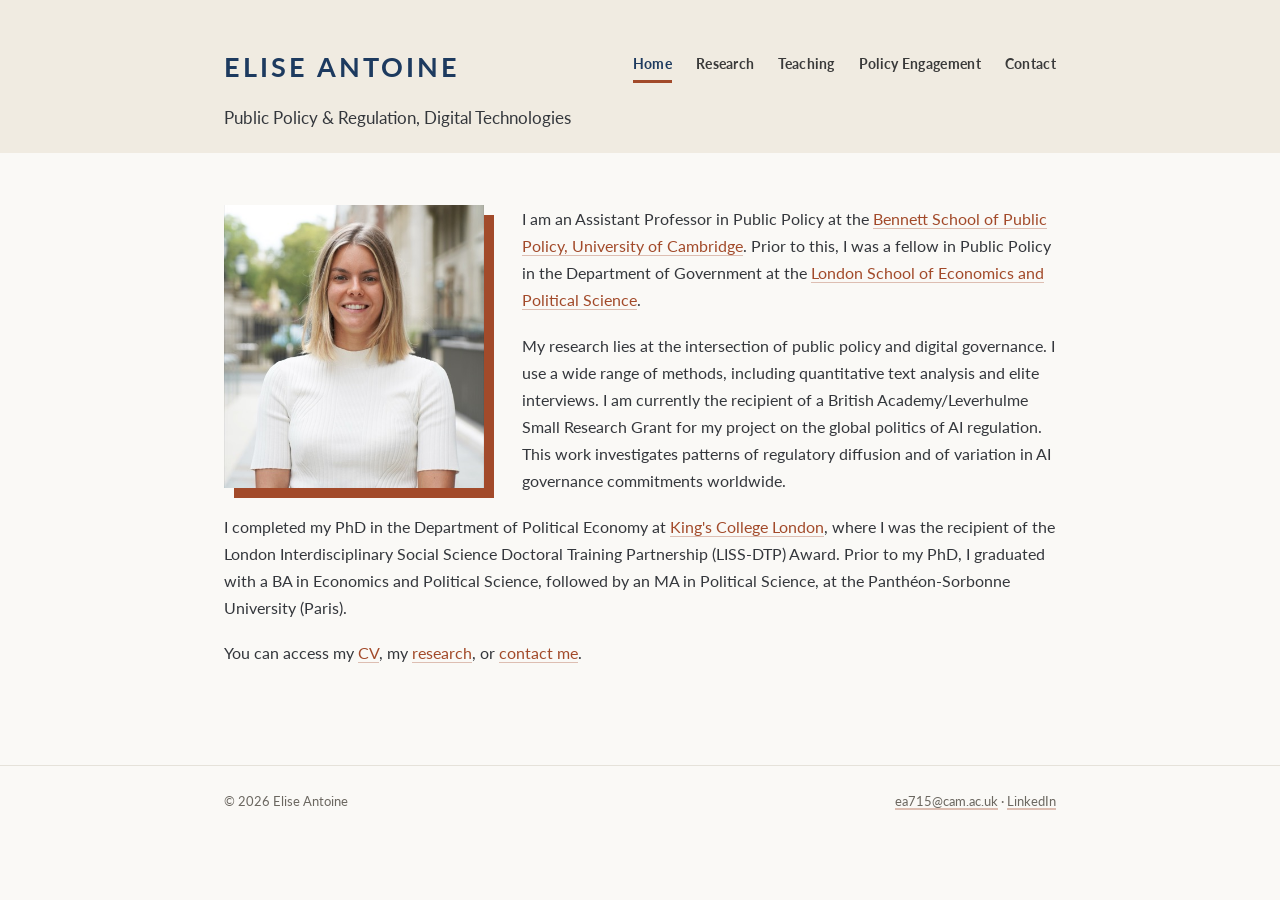
<file: index.html>
<!DOCTYPE html>
<html lang="en">
<head>
<meta charset="UTF-8">
<meta name="viewport" content="width=device-width, initial-scale=1.0">
<title>Elise Antoine</title>
<meta name="description" content="Elise Antoine — Assistant Professor in Public Policy, Bennett School of Public Policy, University of Cambridge.">
<link rel="icon" href="favicon.svg" type="image/svg+xml">
<link rel="icon" href="favicon.png" type="image/png">
<link rel="alternate icon" href="favicon.ico">
<link rel="apple-touch-icon" href="apple-touch-icon.png">
<meta property="og:type" content="website">
<meta property="og:title" content="Elise Antoine">
<meta property="og:description" content="Assistant Professor in Public Policy, Bennett School of Public Policy, University of Cambridge.">
<meta property="og:image" content="https://elise-antoine.github.io/assets/images/og-image.png">
<meta property="og:url" content="https://elise-antoine.github.io/">
<meta name="twitter:card" content="summary_large_image">
<meta name="twitter:title" content="Elise Antoine">
<meta name="twitter:description" content="Assistant Professor in Public Policy, Bennett School of Public Policy, University of Cambridge.">
<meta name="twitter:image" content="https://elise-antoine.github.io/assets/images/og-image.png">
<link rel="preconnect" href="https://fonts.googleapis.com">
<link rel="preconnect" href="https://fonts.gstatic.com" crossorigin>
<link href="https://fonts.googleapis.com/css2?family=Lato:wght@300;400;700&display=swap" rel="stylesheet">
<link rel="stylesheet" href="assets/css/style.css">
</head>
<body class="home">
<header class="site-header">
  <div class="wrap">
    <div class="header-row">
      <div>
        <a class="site-title" href="index.html">ELISE ANTOINE</a>
        <p class="tagline">Public Policy &amp; Regulation, Digital Technologies</p>
      </div>
      <nav class="site-nav">
        <a href="index.html" aria-current="page">Home</a>
        <a href="research.html">Research</a>
        <a href="teaching.html">Teaching</a>
        <a href="policy-engagement.html">Policy Engagement</a>
        <a href="contact.html">Contact</a>
      </nav>
    </div>
  </div>
</header>

<main>
  <div class="wrap">
    <div class="bio-photo">
      <img src="assets/images/elise-antoine.jpg" alt="Elise Antoine">
    </div>

    <p>I am an Assistant Professor in Public Policy at the <a href="https://www.bennettschool.cam.ac.uk/" target="_blank" rel="noopener">Bennett School of Public Policy, University of Cambridge</a>. Prior to this, I was a fellow in Public Policy in the Department of Government at the <a href="http://www.lse.ac.uk/government" target="_blank" rel="noopener">London School of Economics and Political Science</a>.</p>

    <p>My research lies at the intersection of public policy and digital governance. I use a wide range of methods, including quantitative text analysis and elite interviews. I am currently the recipient of a British Academy/Leverhulme Small Research Grant for my project on the global politics of AI regulation. This work investigates patterns of regulatory diffusion and of variation in AI governance commitments worldwide.</p>

    <p>I completed my PhD in the Department of Political Economy at <a href="https://www.kcl.ac.uk/political-economy" target="_blank" rel="noopener">King's College London</a>, where I was the recipient of the London Interdisciplinary Social Science Doctoral Training Partnership (LISS-DTP) Award. Prior to my PhD, I graduated with a BA in Economics and Political Science, followed by an MA in Political Science, at the Panthéon-Sorbonne University (Paris).</p>

    <div class="bio-clear"></div>

    <p>You can access my <a href="assets/files/CV_Elise_Antoine.pdf" target="_blank" rel="noopener">CV</a>, my <a href="research.html">research</a>, or <a href="mailto:ea715@cam.ac.uk">contact me</a>.</p>
  </div>
</main>

<footer class="site-footer">
  <div class="wrap footer-row"><span>&copy; <span id="year"></span> Elise Antoine</span><span><a href="mailto:ea715@cam.ac.uk">ea715@cam.ac.uk</a> &middot; <a href="https://www.linkedin.com/in/elise-antoine-197783150/" target="_blank" rel="noopener">LinkedIn</a></span></div>
</footer>
<script>document.getElementById('year').textContent = new Date().getFullYear();</script>
</body>
</html>
</file>
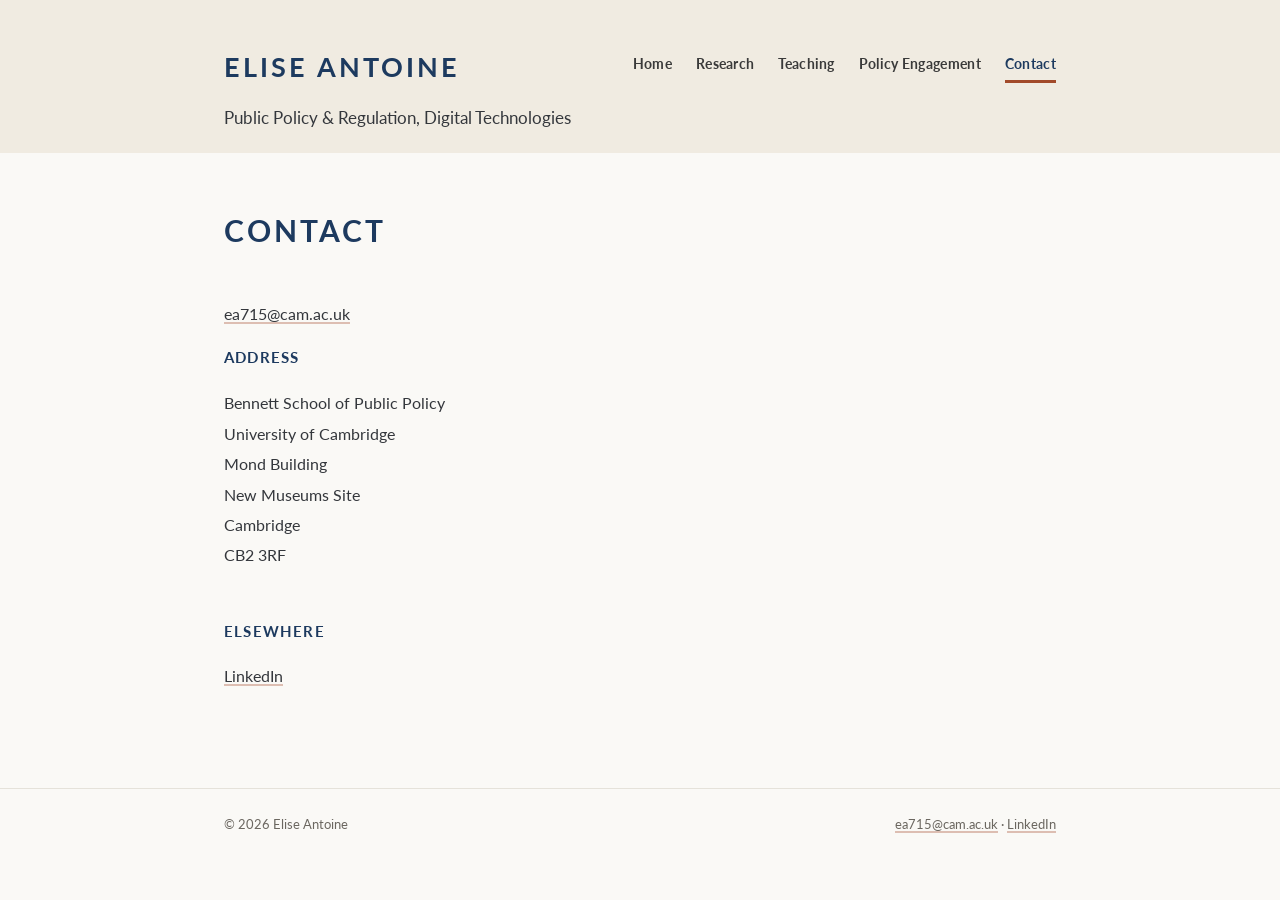
<file: contact.html>
<!DOCTYPE html>
<html lang="en">
<head>
<meta charset="UTF-8">
<meta name="viewport" content="width=device-width, initial-scale=1.0">
<title>Contact | Elise Antoine</title>
<meta name="description" content="Contact details for Elise Antoine, Bennett School of Public Policy, University of Cambridge.">
<link rel="icon" href="favicon.svg" type="image/svg+xml">
<link rel="icon" href="favicon.png" type="image/png">
<link rel="alternate icon" href="favicon.ico">
<link rel="apple-touch-icon" href="apple-touch-icon.png">
<meta property="og:type" content="website">
<meta property="og:title" content="Contact | Elise Antoine">
<meta property="og:description" content="Contact details for Elise Antoine, Bennett School of Public Policy, University of Cambridge.">
<meta property="og:image" content="https://elise-antoine.github.io/assets/images/og-image.png">
<meta property="og:url" content="https://elise-antoine.github.io/contact.html">
<meta name="twitter:card" content="summary_large_image">
<meta name="twitter:title" content="Contact | Elise Antoine">
<meta name="twitter:description" content="Contact details for Elise Antoine, Bennett School of Public Policy, University of Cambridge.">
<meta name="twitter:image" content="https://elise-antoine.github.io/assets/images/og-image.png">
<link rel="preconnect" href="https://fonts.googleapis.com">
<link rel="preconnect" href="https://fonts.gstatic.com" crossorigin>
<link href="https://fonts.googleapis.com/css2?family=Lato:wght@300;400;700&display=swap" rel="stylesheet">
<link rel="stylesheet" href="assets/css/style.css">
</head>
<body>
<header class="site-header">
  <div class="wrap">
    <div class="header-row">
      <div>
        <a class="site-title" href="index.html">ELISE ANTOINE</a>
        <p class="tagline">Public Policy &amp; Regulation, Digital Technologies</p>
      </div>
      <nav class="site-nav">
        <a href="index.html">Home</a>
        <a href="research.html">Research</a>
        <a href="teaching.html">Teaching</a>
        <a href="policy-engagement.html">Policy Engagement</a>
        <a href="contact.html" aria-current="page">Contact</a>
      </nav>
    </div>
  </div>
</header>

<main>
  <div class="wrap">
    <h1>Contact</h1>

    <p><a href="mailto:ea715@cam.ac.uk">ea715@cam.ac.uk</a></p>

    <h2>Address</h2>
    <address>
      Bennett School of Public Policy<br>
      University of Cambridge<br>
      Mond Building<br>
      New Museums Site<br>
      Cambridge<br>
      CB2 3RF
    </address>

    <h2>Elsewhere</h2>
    <p><a href="https://www.linkedin.com/in/elise-antoine-197783150/" target="_blank" rel="noopener">LinkedIn</a></p>
  </div>
</main>

<footer class="site-footer">
  <div class="wrap footer-row"><span>&copy; <span id="year"></span> Elise Antoine</span><span><a href="mailto:ea715@cam.ac.uk">ea715@cam.ac.uk</a> &middot; <a href="https://www.linkedin.com/in/elise-antoine-197783150/" target="_blank" rel="noopener">LinkedIn</a></span></div>
</footer>
<script>document.getElementById('year').textContent = new Date().getFullYear();</script>
</body>
</html>
</file>
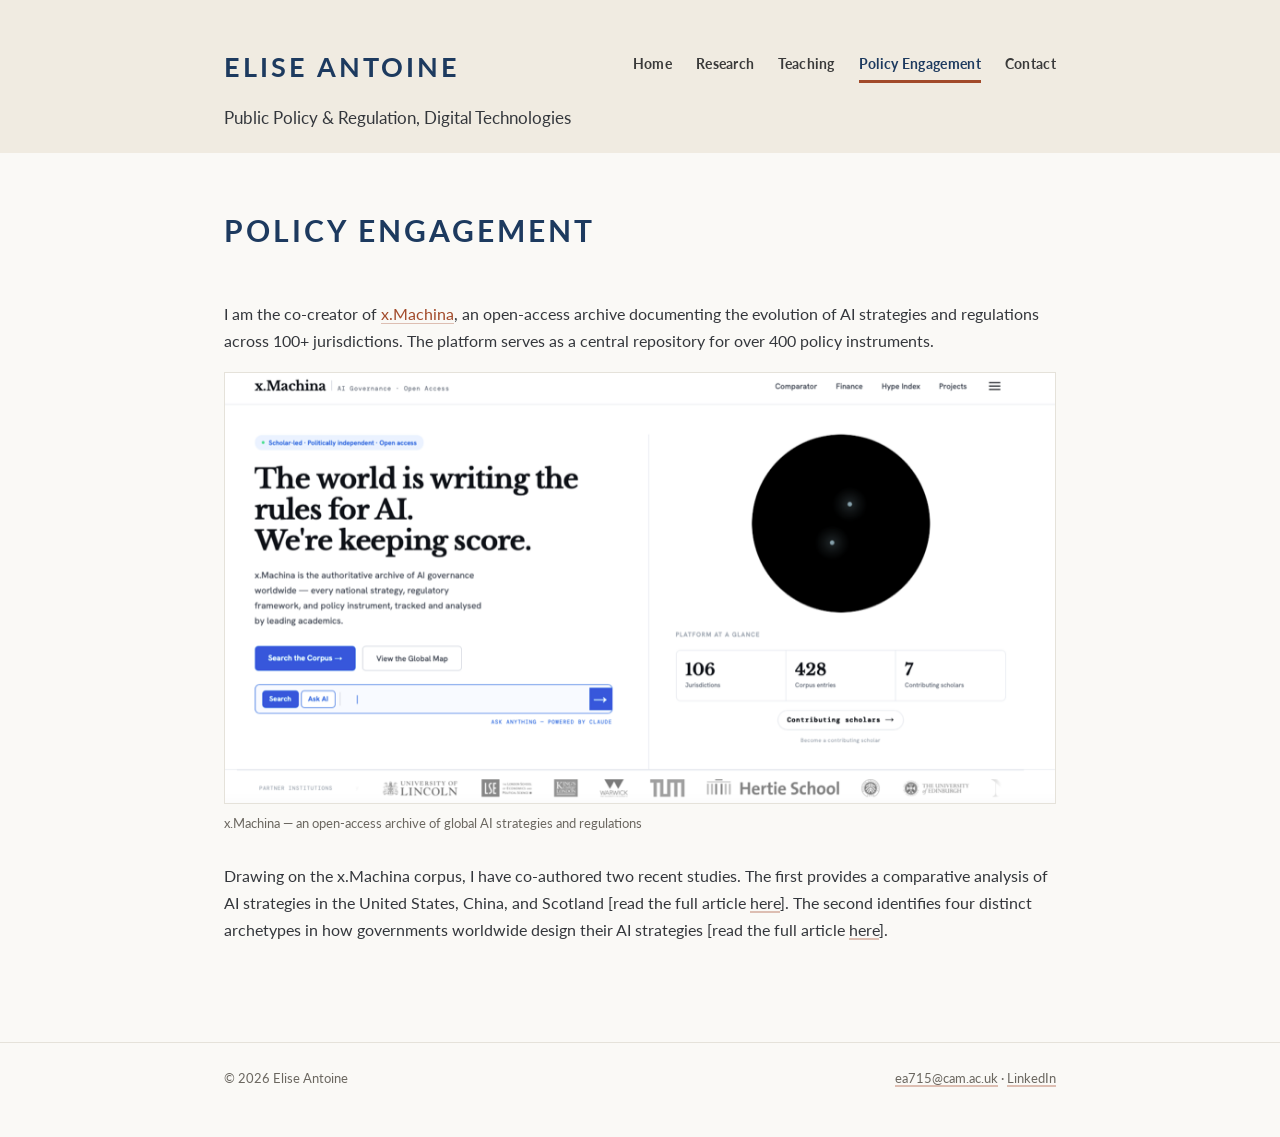
<file: policy-engagement.html>
<!DOCTYPE html>
<html lang="en">
<head>
<meta charset="UTF-8">
<meta name="viewport" content="width=device-width, initial-scale=1.0">
<title>Policy Engagement | Elise Antoine</title>
<meta name="description" content="Elise Antoine's policy engagement work, including x.Machina, an open-access archive of global AI strategies and regulations.">
<link rel="icon" href="favicon.svg" type="image/svg+xml">
<link rel="icon" href="favicon.png" type="image/png">
<link rel="alternate icon" href="favicon.ico">
<link rel="apple-touch-icon" href="apple-touch-icon.png">
<meta property="og:type" content="website">
<meta property="og:title" content="Policy Engagement | Elise Antoine">
<meta property="og:description" content="Elise Antoine's policy engagement work, including x.Machina, an open-access archive of global AI strategies and regulations.">
<meta property="og:image" content="https://elise-antoine.github.io/assets/images/og-image.png">
<meta property="og:url" content="https://elise-antoine.github.io/policy-engagement.html">
<meta name="twitter:card" content="summary_large_image">
<meta name="twitter:title" content="Policy Engagement | Elise Antoine">
<meta name="twitter:description" content="Elise Antoine's policy engagement work, including x.Machina, an open-access archive of global AI strategies and regulations.">
<meta name="twitter:image" content="https://elise-antoine.github.io/assets/images/og-image.png">
<link rel="preconnect" href="https://fonts.googleapis.com">
<link rel="preconnect" href="https://fonts.gstatic.com" crossorigin>
<link href="https://fonts.googleapis.com/css2?family=Lato:wght@300;400;700&display=swap" rel="stylesheet">
<link rel="stylesheet" href="assets/css/style.css">
</head>
<body>
<header class="site-header">
  <div class="wrap">
    <div class="header-row">
      <div>
        <a class="site-title" href="index.html">ELISE ANTOINE</a>
        <p class="tagline">Public Policy &amp; Regulation, Digital Technologies</p>
      </div>
      <nav class="site-nav">
        <a href="index.html">Home</a>
        <a href="research.html">Research</a>
        <a href="teaching.html">Teaching</a>
        <a href="policy-engagement.html" aria-current="page">Policy Engagement</a>
        <a href="contact.html">Contact</a>
      </nav>
    </div>
  </div>
</header>

<main>
  <div class="wrap">
    <h1>Policy Engagement</h1>

    <p>I am the co-creator of <a class="accent-link" href="https://www.nomosmachina.org/" target="_blank" rel="noopener">x.Machina</a>, an open-access archive documenting the evolution of AI strategies and regulations across 100+ jurisdictions. The platform serves as a central repository for over 400 policy instruments.</p>

    <figure class="project-figure">
      <a href="https://www.nomosmachina.org/" target="_blank" rel="noopener">
        <img src="assets/images/xmachina.png" alt="x.Machina platform homepage">
      </a>
      <figcaption>x.Machina — an open-access archive of global AI strategies and regulations</figcaption>
    </figure>

    <p>Drawing on the x.Machina corpus, I have co-authored two recent studies. The first provides a comparative analysis of AI strategies in the United States, China, and Scotland [read the full article <a href="https://www.globalpolicyjournal.com/blog/08/04/2026/two-ai-strategies-one-day-challenging-what-we-think-about-east-vs-west" target="_blank" rel="noopener">here</a>]. The second identifies four distinct archetypes in how governments worldwide design their AI strategies [read the full article <a href="https://blogs.lse.ac.uk/businessreview/2026/05/28/how-countries-write-their-ai-strategies-mapping-the-many-models-of-governance/" target="_blank" rel="noopener">here</a>].</p>
  </div>
</main>

<footer class="site-footer">
  <div class="wrap footer-row"><span>&copy; <span id="year"></span> Elise Antoine</span><span><a href="mailto:ea715@cam.ac.uk">ea715@cam.ac.uk</a> &middot; <a href="https://www.linkedin.com/in/elise-antoine-197783150/" target="_blank" rel="noopener">LinkedIn</a></span></div>
</footer>
<script>document.getElementById('year').textContent = new Date().getFullYear();</script>
</body>
</html>
</file>
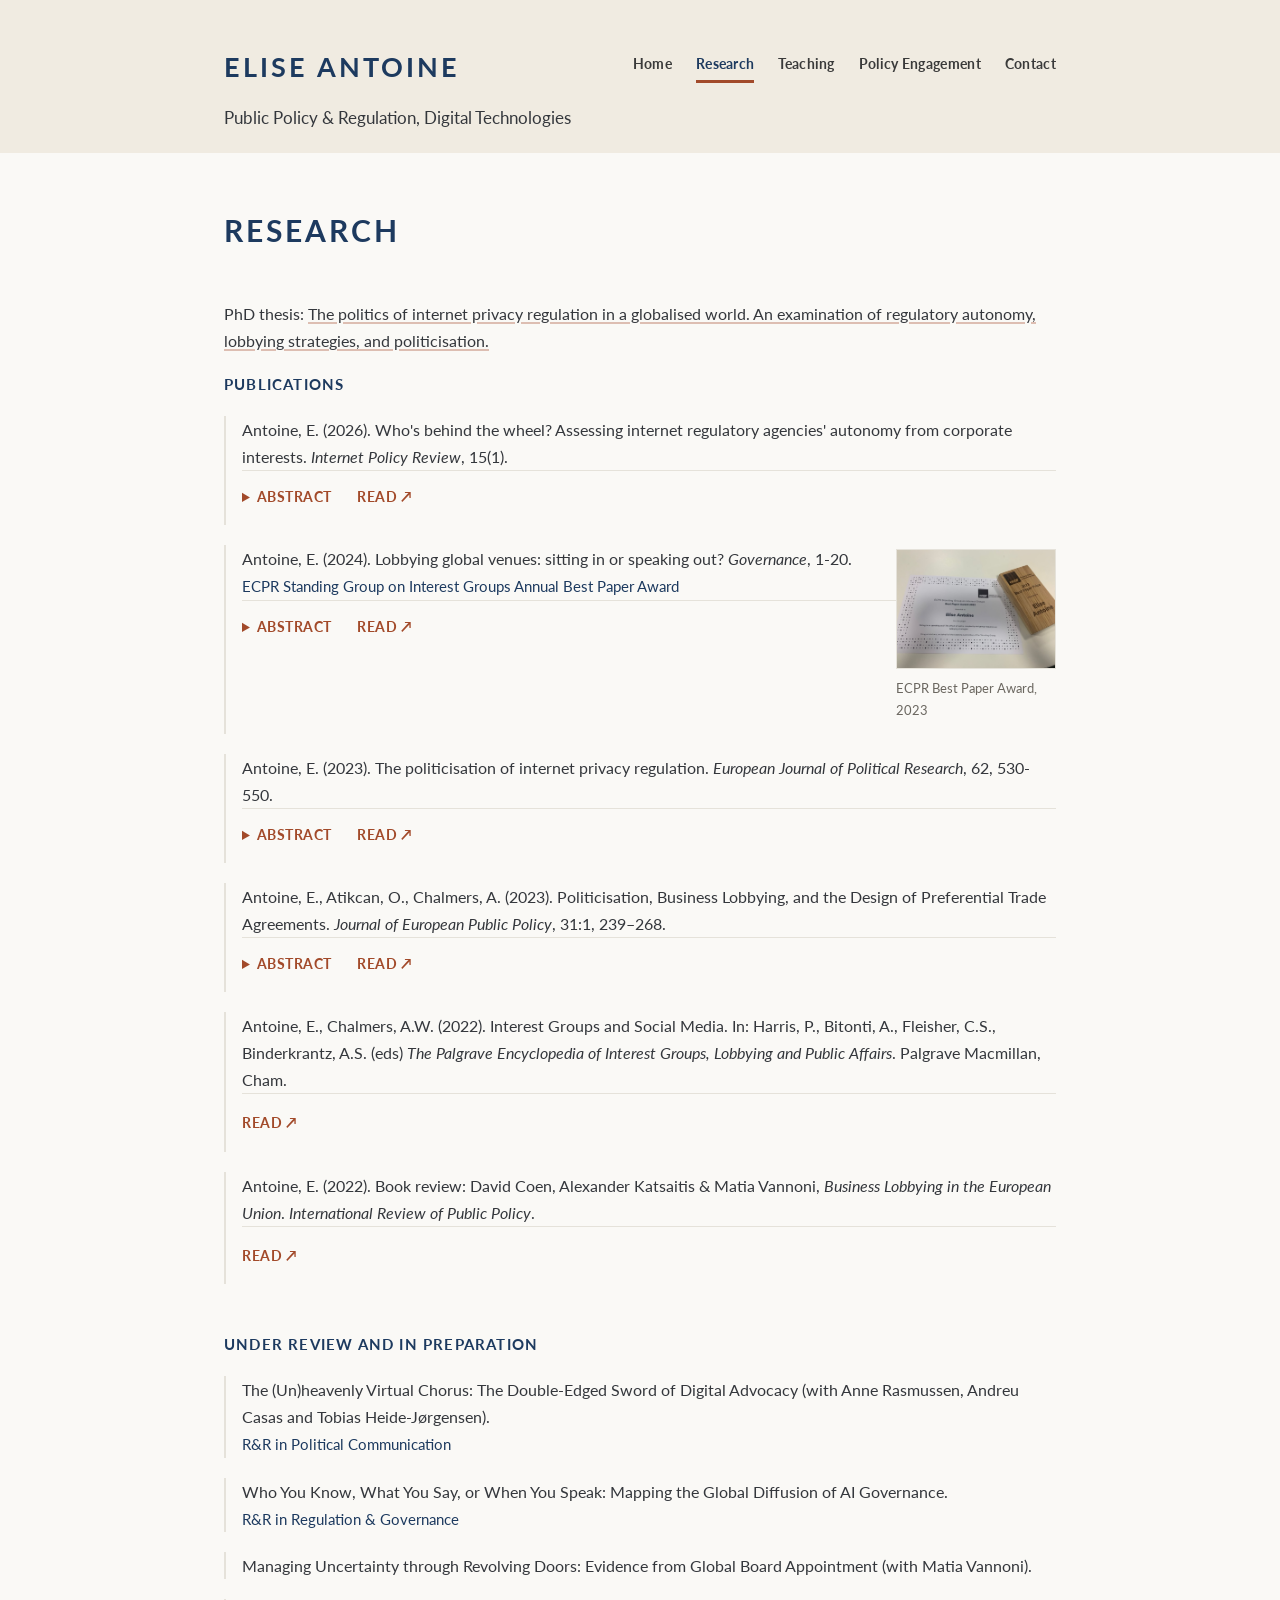
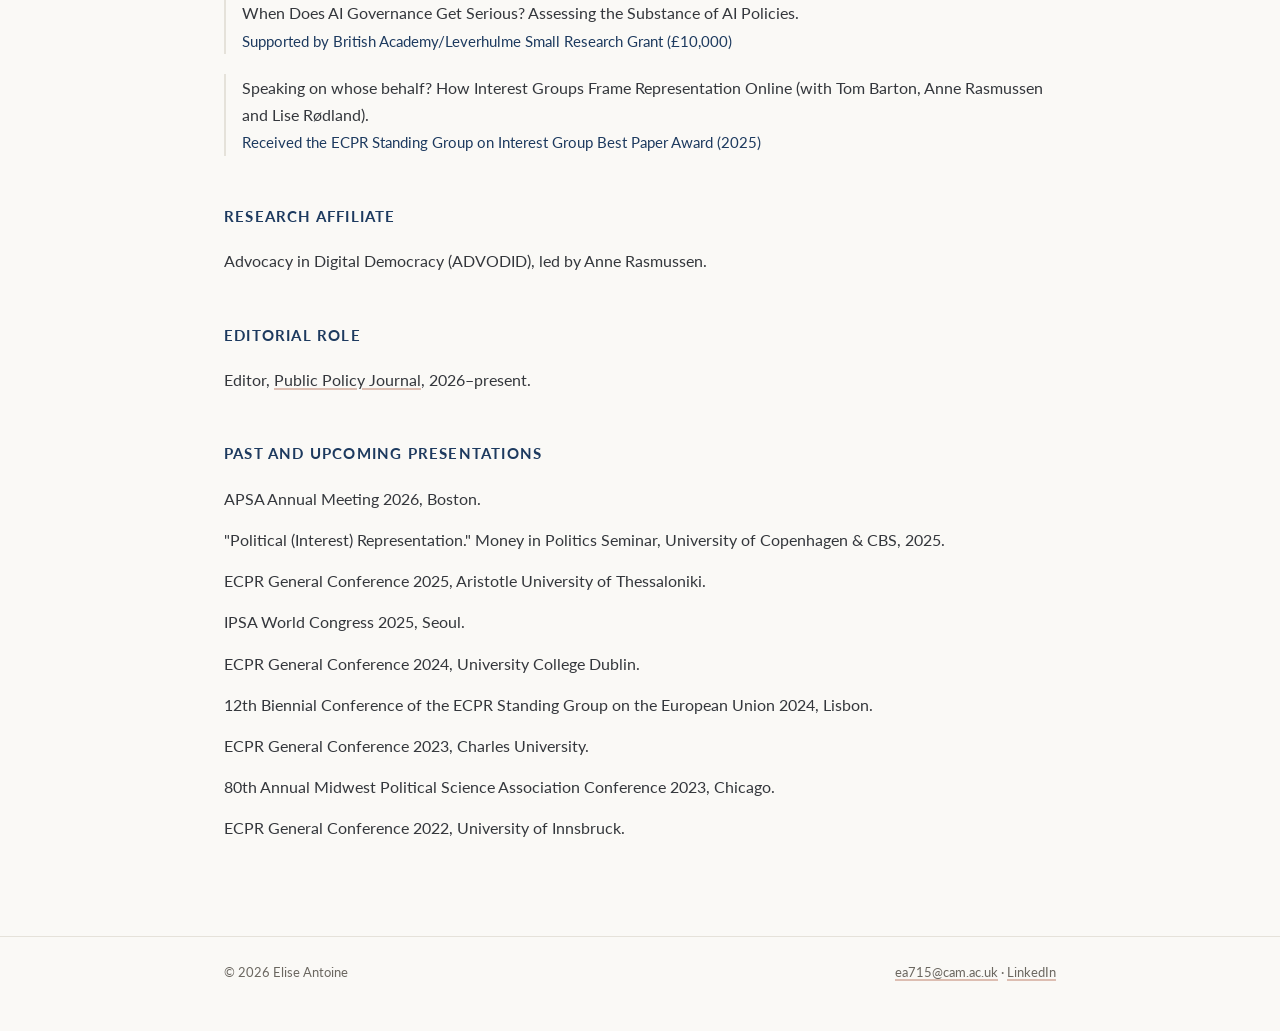
<file: research.html>
<!DOCTYPE html>
<html lang="en">
<head>
<meta charset="UTF-8">
<meta name="viewport" content="width=device-width, initial-scale=1.0">
<title>Research | Elise Antoine</title>
<meta name="description" content="Publications, working papers, and presentations by Elise Antoine on public policy, digital governance, and AI regulation.">
<link rel="icon" href="favicon.svg" type="image/svg+xml">
<link rel="icon" href="favicon.png" type="image/png">
<link rel="alternate icon" href="favicon.ico">
<link rel="apple-touch-icon" href="apple-touch-icon.png">
<meta property="og:type" content="website">
<meta property="og:title" content="Research | Elise Antoine">
<meta property="og:description" content="Publications, working papers, and presentations by Elise Antoine on public policy, digital governance, and AI regulation.">
<meta property="og:image" content="https://elise-antoine.github.io/assets/images/og-image.png">
<meta property="og:url" content="https://elise-antoine.github.io/research.html">
<meta name="twitter:card" content="summary_large_image">
<meta name="twitter:title" content="Research | Elise Antoine">
<meta name="twitter:description" content="Publications, working papers, and presentations by Elise Antoine on public policy, digital governance, and AI regulation.">
<meta name="twitter:image" content="https://elise-antoine.github.io/assets/images/og-image.png">
<link rel="preconnect" href="https://fonts.googleapis.com">
<link rel="preconnect" href="https://fonts.gstatic.com" crossorigin>
<link href="https://fonts.googleapis.com/css2?family=Lato:wght@300;400;700&display=swap" rel="stylesheet">
<link rel="stylesheet" href="assets/css/style.css">
</head>
<body>
<header class="site-header">
  <div class="wrap">
    <div class="header-row">
      <div>
        <a class="site-title" href="index.html">ELISE ANTOINE</a>
        <p class="tagline">Public Policy &amp; Regulation, Digital Technologies</p>
      </div>
      <nav class="site-nav">
        <a href="index.html">Home</a>
        <a href="research.html" aria-current="page">Research</a>
        <a href="teaching.html">Teaching</a>
        <a href="policy-engagement.html">Policy Engagement</a>
        <a href="contact.html">Contact</a>
      </nav>
    </div>
  </div>
</header>

<main>
  <div class="wrap">
    <h1>Research</h1>

    <p>PhD thesis: <a href="https://kclpure.kcl.ac.uk/ws/portalfiles/portal/244574095/2024_Antoine_Elise_19075823_ethesis.pdf" target="_blank" rel="noopener">The politics of internet privacy regulation in a globalised world. An examination of regulatory autonomy, lobbying strategies, and politicisation.</a></p>

    <h2>Publications</h2>
    <ul class="pub-list">
      <li>
        Antoine, E. (2026). Who's behind the wheel? Assessing internet regulatory agencies' autonomy from corporate interests. <em>Internet Policy Review</em>, 15(1).
        <details class="abstract">
          <summary>Abstract <a class="read" href="https://doi.org/10.14763/2026.1.2088" target="_blank" rel="noopener">Read</a></summary>
          <p>Global agencies such as the Internet Corporation for Assigned Names and Numbers (ICANN), the Internet Engineering Task Force (IETF), and the World Wide Web Consortium (W3C) play a central role in internet governance, developing the rules, guidelines, and procedures that shape both the functioning of the internet as a network and its broader use. Major technology firms and network infrastructure providers, such as Google, Cisco, and Microsoft, whose products both depend on and implement these rules, have strong incentives to participate in these venues. This paper examines which combinations of factors contribute to agencies' informal autonomy from corporate interests. Using a Qualitative Comparative Analysis supplemented by eleven interviews with senior officials, it finds that no single factor determines autonomy. Instead, informal autonomy results from specific configurations of four elements: the strength of formal rules supporting autonomy, the agency's age, the complexity of its policy domain, and the degree of media attention it receives. These findings provide a more nuanced understanding of when autonomy is favoured or constrained, raising important questions about the legitimacy of key agencies involved in internet governance, whose decisions can shape both individual rights and market structures.</p>
        </details>
      </li>
      <li>
        <figure class="award-figure">
          <img src="assets/images/award.jpg" alt="ECPR Standing Group on Interest Groups Best Paper Award certificate and prize">
          <figcaption>ECPR Best Paper Award, 2023</figcaption>
        </figure>
        Antoine, E. (2024). Lobbying global venues: sitting in or speaking out? <em>Governance</em>, 1-20.
        <span class="note">ECPR Standing Group on Interest Groups Annual Best Paper Award</span>
        <details class="abstract">
          <summary>Abstract <a class="read" href="http://doi.org/10.1111/gove.12903" target="_blank" rel="noopener">Read</a></summary>
          <p>Understanding interest groups' participation in global policy processes is critical not least because of an increasing shift in policy-making powers to global institutions. This paper contributes to existing research by examining advocacy efforts at the global level and proposing a novel argument linking the degree of policy complexity and the amount of groups' resources to lobbying strategies. Specifically, it argues that interest groups invest in both inside ('sitting in') and outside ('speaking up') lobbying strategies when the policy at stake is complex and they have more resources. This theory is tested using extensive and novel data spanning interest groups' lobbying efforts on global internet privacy regulation.</p>
        </details>
      </li>
      <li>
        Antoine, E. (2023). The politicisation of internet privacy regulation. <em>European Journal of Political Research</em>, 62, 530-550.
        <details class="abstract">
          <summary>Abstract <a class="read" href="https://doi.org/10.1111/1475-6765.12562" target="_blank" rel="noopener">Read</a></summary>
          <p>Despite a rich body of literature on politicisation, knowledge of this process and its driving forces remains limited. Specifically, little empirical analysis has been carried out to assess the impact of focusing events on politicisation within global and seemingly technical venues of policy-making. Building on existing studies, I conceptualise politicisation as a combination of three components: (1) issue salience, (2) actor expansion and (3) actor diversity. I test the impact of focusing events on the politicisation of one of the most pressing global policy issues of our age: internet regulation, specifically regarding global data protection and internet privacy rules. I use a systematic analysis of news media coverage over a 20-year period, resulting in an original dataset of 2,100 news articles. Controlling for different factors, my findings reveal that focusing events do contribute to politicisation in technical venues, in particular regarding the actors involved in debates.</p>
        </details>
      </li>
      <li>
        Antoine, E., Atikcan, O., Chalmers, A. (2023). Politicisation, Business Lobbying, and the Design of Preferential Trade Agreements. <em>Journal of European Public Policy</em>, 31:1, 239–268.
        <details class="abstract">
          <summary>Abstract <a class="read" href="https://doi.org/10.1080/13501763.2023.2218413" target="_blank" rel="noopener">Read</a></summary>
          <p>Our paper addresses the question of how governments respond to the politicisation of preferential trade agreements (PTA). How have governments responded to business interest mobilisation while negotiating PTAs? Moreover, if there has been an increase in the salience of a trade agreement, has this changed the government response? First, we assess politicisation in terms of the mobilisation patterns of private sector interests during PTA negotiations. Our central argument is that governments liberalise more when a broad range of business interests involving a large number of sectors mobilise in response to trade negotiations, as this would provide legitimacy to their policy positions. Second, we study governments' reactions to the level of salience of the trade agreement at hand. We argue that governments liberalise less when the agreement in question is highly salient and provokes increased public debate. We take an actor-centred and comparative approach to our research questions and use a novel dataset of 157 PTAs covering the period from 2005 to 2018. Both of our hypotheses are supported by our analysis. Our results also reveal an important difference between PTA 'depth' and 'rigidity', which are often perceived as closely correlated in assessing trade openness.</p>
        </details>
      </li>
      <li>
        Antoine, E., Chalmers, A.W. (2022). Interest Groups and Social Media. In: Harris, P., Bitonti, A., Fleisher, C.S., Binderkrantz, A.S. (eds) <em>The Palgrave Encyclopedia of Interest Groups, Lobbying and Public Affairs</em>. Palgrave Macmillan, Cham.
        <div class="pub-actions"><a class="read" href="https://doi.org/10.1007/978-3-030-44556-0_229" target="_blank" rel="noopener">Read</a></div>
      </li>
      <li>
        Antoine, E. (2022). Book review: David Coen, Alexander Katsaitis &amp; Matia Vannoni, <em>Business Lobbying in the European Union</em>. <em>International Review of Public Policy</em>.
        <div class="pub-actions"><a class="read" href="https://doi.org/10.4000/irpp.2415" target="_blank" rel="noopener">Read</a></div>
      </li>
    </ul>

    <h2>Under review and in preparation</h2>
    <ul class="pub-list">
      <li>The (Un)heavenly Virtual Chorus: The Double-Edged Sword of Digital Advocacy (with Anne Rasmussen, Andreu Casas and Tobias Heide-Jørgensen).
        <span class="note">R&amp;R in Political Communication</span>
      </li>
      <li>Who You Know, What You Say, or When You Speak: Mapping the Global Diffusion of AI Governance.
        <span class="note">R&amp;R in Regulation &amp; Governance</span>
      </li>
      <li>Managing Uncertainty through Revolving Doors: Evidence from Global Board Appointment (with Matia Vannoni).</li>
      <li>When Does AI Governance Get Serious? Assessing the Substance of AI Policies.
        <span class="note">Supported by British Academy/Leverhulme Small Research Grant (£10,000)</span>
      </li>
      <li>Speaking on whose behalf? How Interest Groups Frame Representation Online (with Tom Barton, Anne Rasmussen and Lise Rødland).
        <span class="note">Received the ECPR Standing Group on Interest Group Best Paper Award (2025)</span>
      </li>
    </ul>

    <h2>Research affiliate</h2>
    <p>Advocacy in Digital Democracy (ADVODID), led by Anne Rasmussen.</p>

    <h2>Editorial role</h2>
    <p>Editor, <a href="https://publicpolicyjournal.org" target="_blank" rel="noopener">Public Policy Journal</a>, 2026–present.</p>

    <h2>Past and upcoming presentations</h2>
    <ul class="plain-list">
      <li>APSA Annual Meeting 2026, Boston.</li>
      <li>"Political (Interest) Representation." Money in Politics Seminar, University of Copenhagen &amp; CBS, 2025.</li>
      <li>ECPR General Conference 2025, Aristotle University of Thessaloniki.</li>
      <li>IPSA World Congress 2025, Seoul.</li>
      <li>ECPR General Conference 2024, University College Dublin.</li>
      <li>12th Biennial Conference of the ECPR Standing Group on the European Union 2024, Lisbon.</li>
      <li>ECPR General Conference 2023, Charles University.</li>
      <li>80th Annual Midwest Political Science Association Conference 2023, Chicago.</li>
      <li>ECPR General Conference 2022, University of Innsbruck.</li>
    </ul>
  </div>
</main>

<footer class="site-footer">
  <div class="wrap footer-row"><span>&copy; <span id="year"></span> Elise Antoine</span><span><a href="mailto:ea715@cam.ac.uk">ea715@cam.ac.uk</a> &middot; <a href="https://www.linkedin.com/in/elise-antoine-197783150/" target="_blank" rel="noopener">LinkedIn</a></span></div>
</footer>
<script>document.getElementById('year').textContent = new Date().getFullYear();</script>
</body>
</html>
</file>
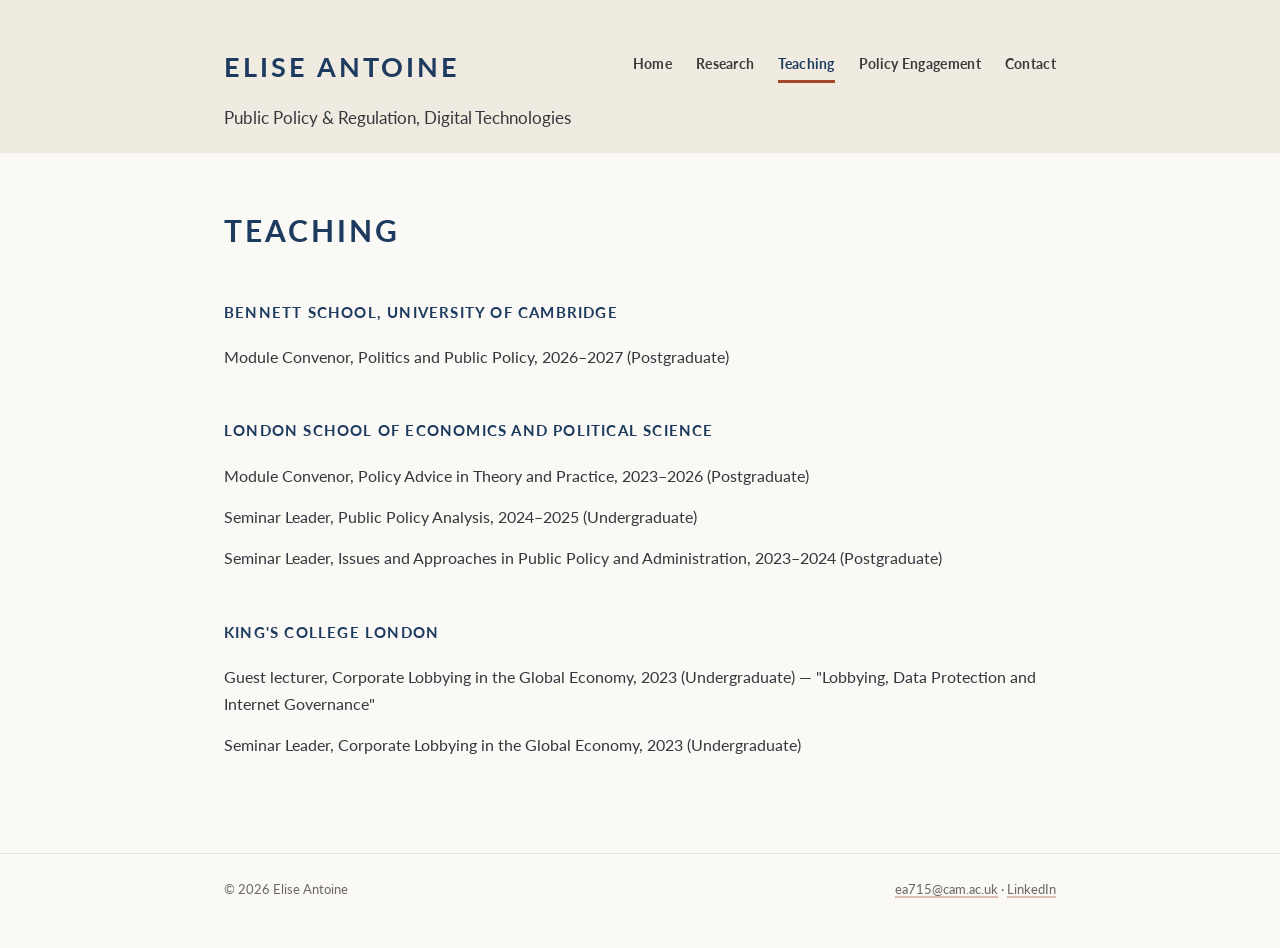
<file: teaching.html>
<!DOCTYPE html>
<html lang="en">
<head>
<meta charset="UTF-8">
<meta name="viewport" content="width=device-width, initial-scale=1.0">
<title>Teaching | Elise Antoine</title>
<meta name="description" content="Teaching experience of Elise Antoine at the London School of Economics and King's College London.">
<link rel="icon" href="favicon.svg" type="image/svg+xml">
<link rel="icon" href="favicon.png" type="image/png">
<link rel="alternate icon" href="favicon.ico">
<link rel="apple-touch-icon" href="apple-touch-icon.png">
<meta property="og:type" content="website">
<meta property="og:title" content="Teaching | Elise Antoine">
<meta property="og:description" content="Teaching experience of Elise Antoine at the London School of Economics and King's College London.">
<meta property="og:image" content="https://elise-antoine.github.io/assets/images/og-image.png">
<meta property="og:url" content="https://elise-antoine.github.io/teaching.html">
<meta name="twitter:card" content="summary_large_image">
<meta name="twitter:title" content="Teaching | Elise Antoine">
<meta name="twitter:description" content="Teaching experience of Elise Antoine at the London School of Economics and King's College London.">
<meta name="twitter:image" content="https://elise-antoine.github.io/assets/images/og-image.png">
<link rel="preconnect" href="https://fonts.googleapis.com">
<link rel="preconnect" href="https://fonts.gstatic.com" crossorigin>
<link href="https://fonts.googleapis.com/css2?family=Lato:wght@300;400;700&display=swap" rel="stylesheet">
<link rel="stylesheet" href="assets/css/style.css">
</head>
<body>
<header class="site-header">
  <div class="wrap">
    <div class="header-row">
      <div>
        <a class="site-title" href="index.html">ELISE ANTOINE</a>
        <p class="tagline">Public Policy &amp; Regulation, Digital Technologies</p>
      </div>
      <nav class="site-nav">
        <a href="index.html">Home</a>
        <a href="research.html">Research</a>
        <a href="teaching.html" aria-current="page">Teaching</a>
        <a href="policy-engagement.html">Policy Engagement</a>
        <a href="contact.html">Contact</a>
      </nav>
    </div>
  </div>
</header>

<main>
  <div class="wrap">
    <h1>Teaching</h1>

    <h2>Bennett School, University of Cambridge</h2>
    <ul class="plain-list">
      <li>Module Convenor, Politics and Public Policy, 2026–2027 (Postgraduate)</li>
    </ul>

    <h2>London School of Economics and Political Science</h2>
    <ul class="plain-list">
      <li>Module Convenor, Policy Advice in Theory and Practice, 2023–2026 (Postgraduate)</li>
      <li>Seminar Leader, Public Policy Analysis, 2024–2025 (Undergraduate)</li>
      <li>Seminar Leader, Issues and Approaches in Public Policy and Administration, 2023–2024 (Postgraduate)</li>
    </ul>

    <h2>King's College London</h2>
    <ul class="plain-list">
      <li>Guest lecturer, Corporate Lobbying in the Global Economy, 2023 (Undergraduate) — "Lobbying, Data Protection and Internet Governance"</li>
      <li>Seminar Leader, Corporate Lobbying in the Global Economy, 2023 (Undergraduate)</li>
    </ul>
  </div>
</main>

<footer class="site-footer">
  <div class="wrap footer-row"><span>&copy; <span id="year"></span> Elise Antoine</span><span><a href="mailto:ea715@cam.ac.uk">ea715@cam.ac.uk</a> &middot; <a href="https://www.linkedin.com/in/elise-antoine-197783150/" target="_blank" rel="noopener">LinkedIn</a></span></div>
</footer>
<script>document.getElementById('year').textContent = new Date().getFullYear();</script>
</body>
</html>
</file>
<file: assets/css/style.css>
/* Elise Antoine — personal site
   Minimalist layout: black on white, generous whitespace, Lato,
   one restrained accent color. */

:root {
  --bg: #faf9f6;
  --text: #34373c;
  --muted: #6b6760;
  --border: #e5e2da;
  --accent: #1d3a5f;
  --accent-soft: #1d3a5f33;
  --warm: #a24a2a;
  --warm-soft: #a24a2a55;
  --max-width: 880px;
}

* {
  box-sizing: border-box;
}

html {
  -webkit-text-size-adjust: 100%;
}

body {
  margin: 0;
  background: var(--bg);
  color: var(--text);
  font-family: "Lato", Arial, Helvetica, sans-serif;
  font-weight: 400;
  font-size: 16px;
  line-height: 1.7;
}

a {
  color: var(--text);
  text-decoration: underline;
  text-decoration-color: var(--warm-soft);
  text-decoration-thickness: 2px;
  text-underline-offset: 2px;
  transition: color 0.15s ease, text-decoration-color 0.15s ease;
}

a:hover {
  color: var(--warm);
  text-decoration-color: var(--warm);
}

body.home main a,
a.accent-link {
  color: var(--warm);
  text-decoration-thickness: 1px;
  text-underline-offset: 3px;
}

body.home main a:hover,
a.accent-link:hover {
  color: var(--accent);
  text-decoration-color: var(--accent);
}

.wrap {
  max-width: var(--max-width);
  margin: 0 auto;
  padding: 0 24px;
}

/* Header */

header.site-header {
  background: #f0ebe1;
  padding: 44px 0 20px;
}

.header-row {
  display: flex;
  justify-content: space-between;
  align-items: flex-start;
  flex-wrap: wrap;
  gap: 16px;
}

.site-title {
  font-size: 27px;
  font-weight: 700;
  letter-spacing: 3px;
  text-decoration: none;
  color: var(--accent);
}

.site-title:hover {
  text-decoration: none;
  color: var(--warm);
}

nav.site-nav {
  display: flex;
  gap: 24px;
  padding-top: 8px;
}

nav.site-nav a {
  font-size: 14px;
  font-weight: 700;
  letter-spacing: 0.3px;
  text-decoration: none;
  color: #3a3a3a;
  padding-bottom: 4px;
  border-bottom: 2px solid transparent;
}

nav.site-nav a:hover {
  color: var(--warm);
}

nav.site-nav a[aria-current="page"] {
  color: var(--accent);
  border-bottom: 3px solid var(--warm);
}

.tagline {
  margin: 14px 0 0;
  font-size: 17px;
  font-weight: 400;
  color: var(--text);
  max-width: 420px;
}

/* Main content */

main {
  padding: 52px 0 80px;
}

main h1 {
  font-size: 30px;
  font-weight: 700;
  text-transform: uppercase;
  letter-spacing: 3px;
  color: var(--accent);
  margin: 0 0 44px;
}

main h2 {
  font-size: 15px;
  font-weight: 700;
  text-transform: uppercase;
  letter-spacing: 1.2px;
  margin: 48px 0 18px;
  color: var(--accent);
}

main h2:first-of-type {
  margin-top: 0;
}

main p {
  margin: 0 0 18px;
}

.bio-photo {
  float: left;
  width: 260px;
  margin: 0 38px 22px 0;
}

.bio-photo img {
  width: 100%;
  height: auto;
  display: block;
  box-shadow: 10px 10px 0 var(--warm);
}

.bio-clear {
  clear: both;
}

figure {
  margin: 0;
}

figcaption {
  font-size: 13px;
  color: var(--muted);
  margin-top: 8px;
}

.award-figure {
  float: right;
  width: 160px;
  margin: 4px 0 12px 20px;
}

.award-figure img {
  width: 100%;
  height: auto;
  display: block;
  border: 1px solid var(--border);
}

.project-figure {
  margin: 8px 0 28px;
}

.project-figure img {
  width: 100%;
  height: auto;
  display: block;
  border: 1px solid var(--border);
}

ul.plain-list {
  list-style: none;
  margin: 0 0 8px;
  padding: 0;
}

ul.plain-list li {
  margin-bottom: 14px;
}

ul.pub-list {
  list-style: none;
  margin: 0 0 8px;
  padding: 0;
}

ul.pub-list li {
  margin-bottom: 20px;
  padding-left: 16px;
  border-left: 2px solid var(--border);
}

ul.pub-list li::after {
  content: "";
  display: table;
  clear: both;
}

.note {
  display: block;
  font-size: 15px;
  color: var(--accent);
  margin-top: 2px;
}

details.abstract {
  margin-bottom: 16px;
  border-top: 1px solid var(--border);
  padding-top: 14px;
}

details.abstract summary {
  cursor: pointer;
  font-weight: 700;
  font-size: 14px;
  text-transform: uppercase;
  letter-spacing: 0.5px;
  color: var(--warm);
}

details.abstract summary:hover {
  color: var(--accent);
}

a.read {
  margin-left: 22px;
  font-size: 14px;
  font-weight: 700;
  text-transform: uppercase;
  letter-spacing: 0.5px;
  text-decoration: none;
  color: var(--warm);
}

a.read::after {
  content: " \2197";
}

a.read:hover {
  color: var(--accent);
}

.pub-actions {
  margin-bottom: 16px;
  border-top: 1px solid var(--border);
  padding-top: 14px;
}

.pub-actions a.read {
  margin-left: 0;
}

details.abstract p {
  margin-top: 14px;
  font-size: 15px;
  color: #333333;
}

address {
  font-style: normal;
  line-height: 1.9;
}

.footer-row {
  display: flex;
  justify-content: space-between;
  flex-wrap: wrap;
  gap: 8px 24px;
}

footer.site-footer a {
  color: var(--muted);
}

footer.site-footer {
  border-top: 1px solid var(--border);
  padding: 24px 0 48px;
  font-size: 13px;
  color: var(--muted);
}

@media (max-width: 560px) {
  header.site-header {
    padding-top: 32px;
  }

  nav.site-nav {
    gap: 16px;
    flex-wrap: wrap;
  }

  .bio-photo {
    float: none;
    width: 180px;
    margin: 0 0 20px;
  }

  .award-figure {
    float: none;
    width: 200px;
    margin: 0 0 16px;
  }
}
</file>
